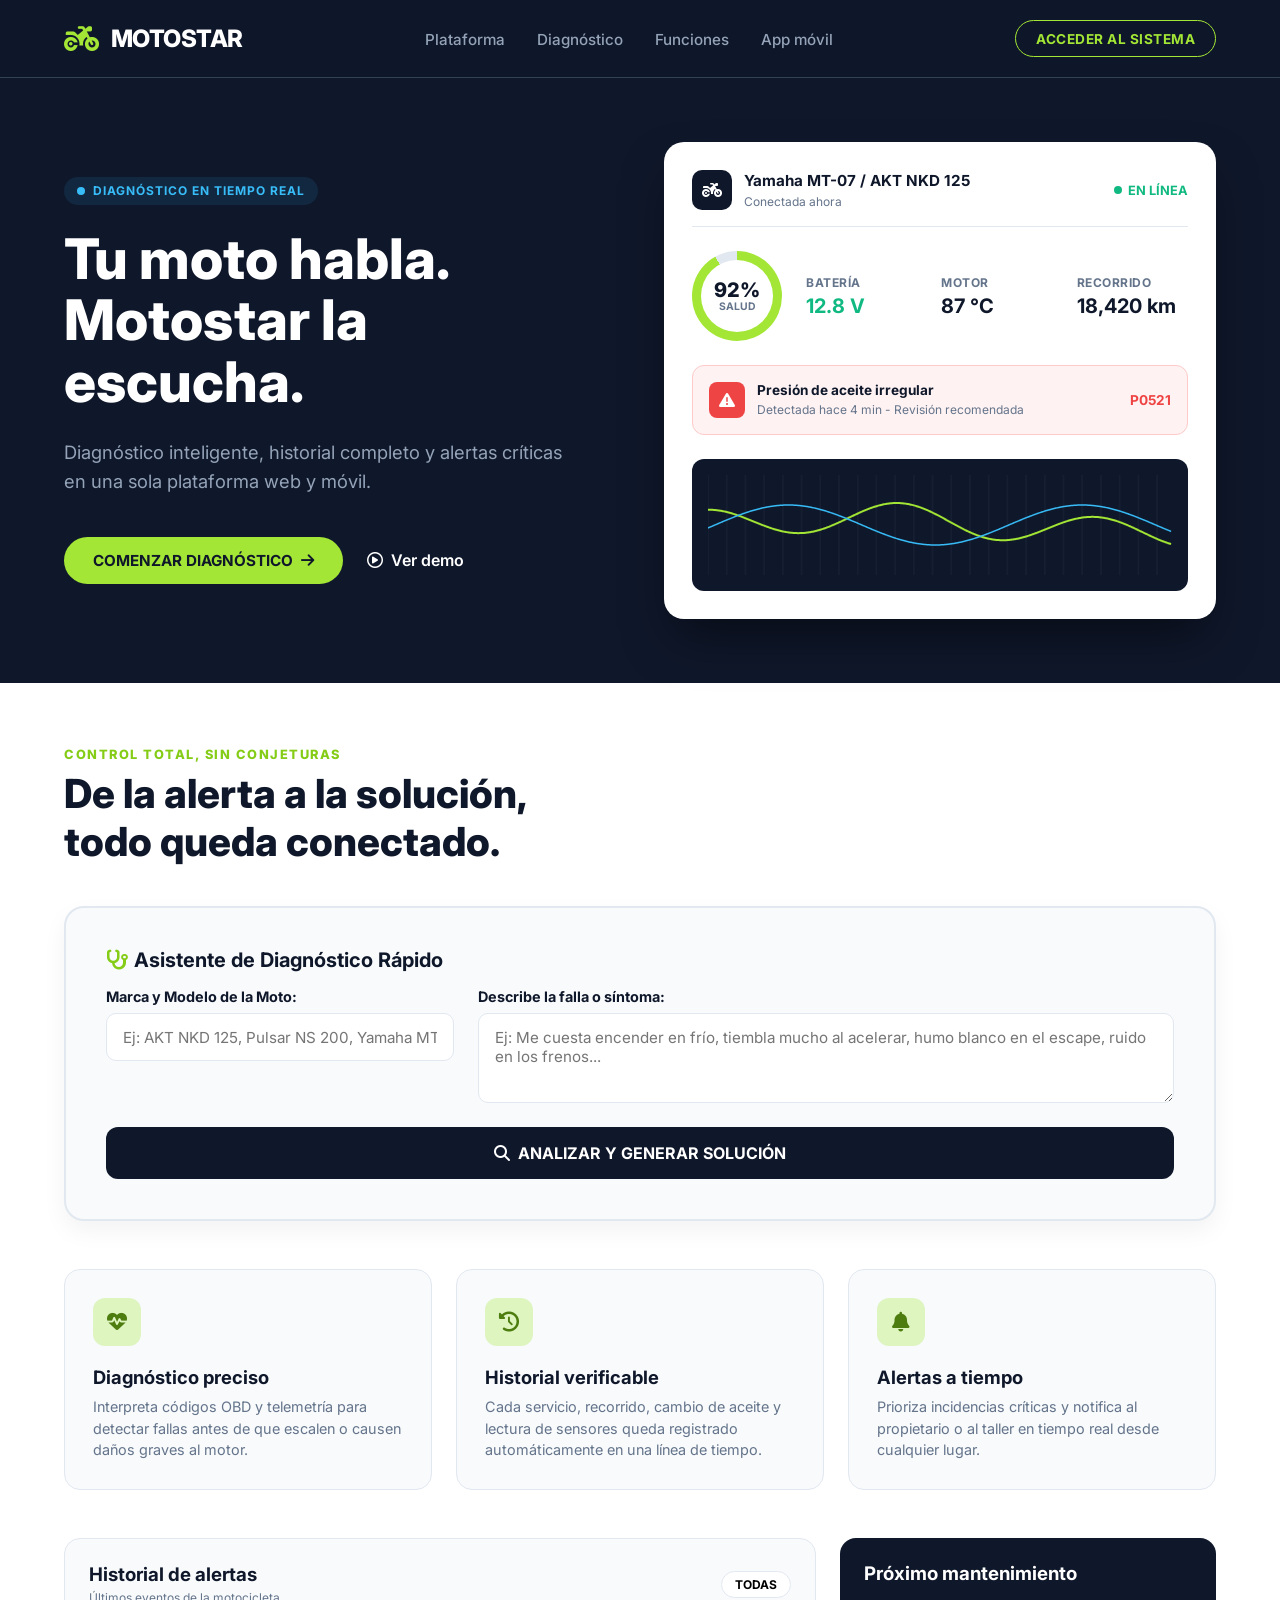
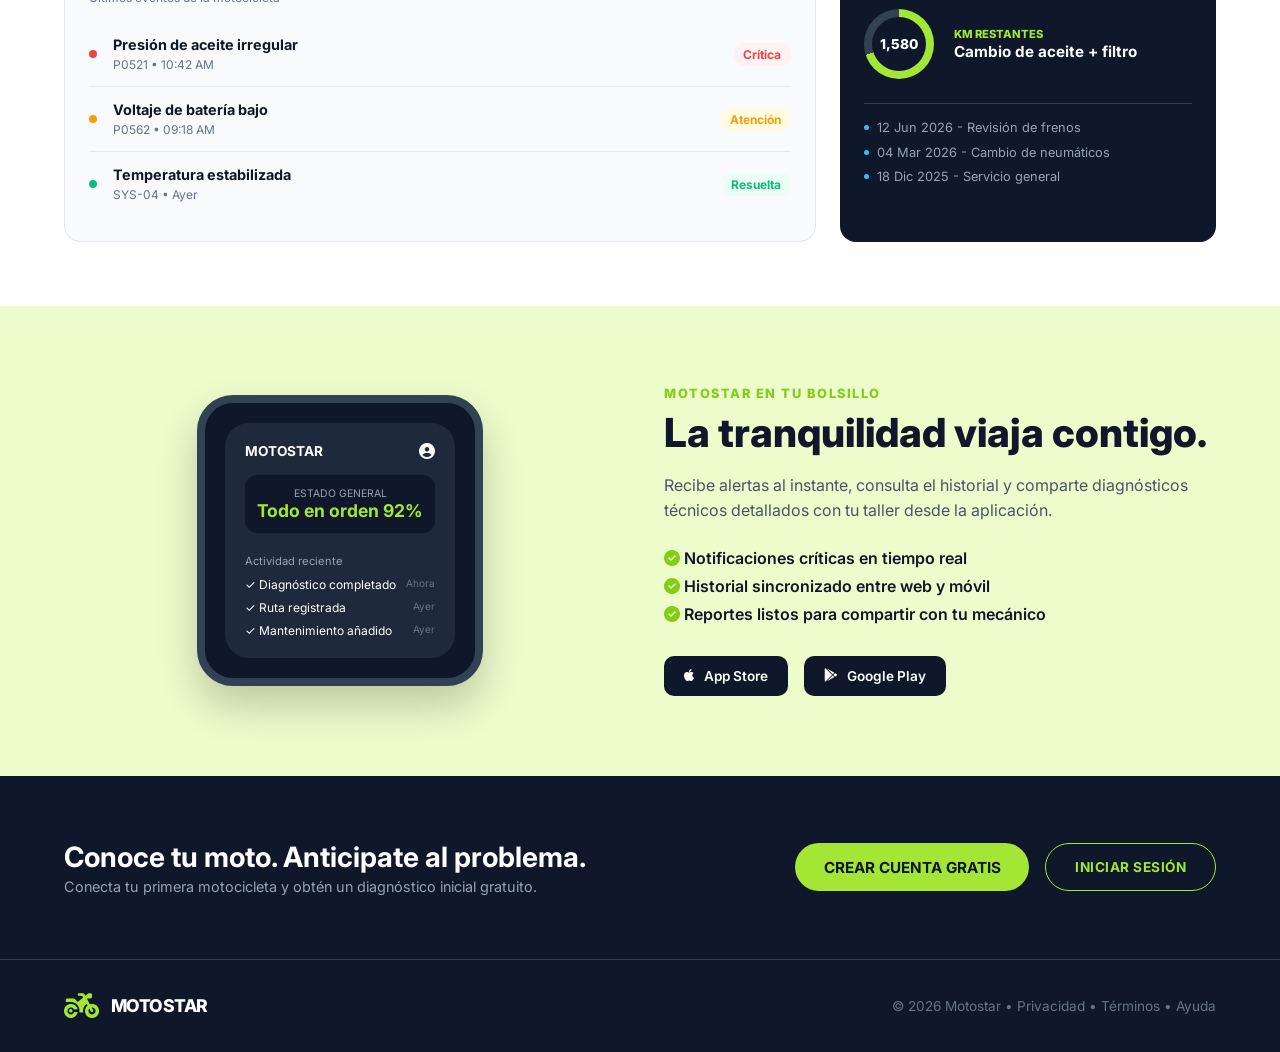
<file: index.html>
<!DOCTYPE html>
<html lang="es">
<head>
    <meta charset="UTF-8">
    <meta name="viewport" content="width=device-width, initial-scale=1.0">
    <title>MOTOSTAR - Diagnóstico y Telemetría de Motocicletas</title>
    <link rel="icon" href="img/logo.svg" type="image/svg+xml">
    <link href="https://fonts.googleapis.com/css2?family=Inter:wght@300;400;500;600;700;800&display=swap" rel="stylesheet">
    <link rel="stylesheet" href="https://cdnjs.cloudflare.com/ajax/libs/font-awesome/6.4.0/css/all.min.css">
    <link rel="stylesheet" href="css/base.css">
    <link rel="stylesheet" href="css/index.css">
</head>
<body>

    <nav class="navbar">
        <a class="logo" href="index.html"><i class="fa-solid fa-motorcycle"></i> MOTOSTAR</a>
        <ul class="nav-links">
            <li><a href="#plataforma">Plataforma</a></li>
            <li><a href="#diagnostico">Diagnóstico</a></li>
            <li><a href="#funciones">Funciones</a></li>
            <li><a href="#app">App móvil</a></li>
        </ul>
        <a class="btn-header" id="btnAcceso" href="login.html">ACCEDER AL SISTEMA</a>
    </nav>

    <section class="hero" id="plataforma">
        <div class="hero-text">
            <span class="badge">Diagnóstico en Tiempo Real</span>
            <h1 class="hero-title">Tu moto habla.<br>Motostar la escucha.</h1>
            <p class="hero-description">Diagnóstico inteligente, historial completo y alertas críticas en una sola plataforma web y móvil.</p>
            <div class="hero-cta">
                <a href="#diagnostico" class="btn-primary">COMENZAR DIAGNÓSTICO <i class="fa-solid fa-arrow-right"></i></a>
                <div class="btn-link" onclick="openModal('Demostración', 'Cargando video interactivo de prueba del sistema Motostar...')">
                    <i class="fa-regular fa-circle-play"></i> Ver demo
                </div>
            </div>
        </div>

        <div class="dashboard-preview">
            <div class="dash-header">
                <div class="moto-info">
                    <div class="moto-icon"><i class="fa-solid fa-motorcycle"></i></div>
                    <div>
                        <strong style="display:block; font-size:.95rem;" id="dashMotoTitle">Yamaha MT-07 / AKT NKD 125</strong>
                        <span style="font-size:.75rem; color:var(--text-muted);">Conectada ahora</span>
                    </div>
                </div>
                <div class="status-tag"><div class="status-dot"></div> EN LÍNEA</div>
            </div>
            <div class="dash-stats">
                <div class="health-ring"><div class="health-ring-inner"><span class="health-value">92%</span><span class="health-label">SALUD</span></div></div>
                <div class="stat-item"><h4>Batería</h4><p style="color:var(--success);">12.8 V</p></div>
                <div class="stat-item"><h4>Motor</h4><p>87 °C</p></div>
                <div class="stat-item"><h4>Recorrido</h4><p>18,420 km</p></div>
            </div>
            <div class="dash-alert-box">
                <div class="alert-details">
                    <div class="alert-icon"><i class="fa-solid fa-triangle-exclamation"></i></div>
                    <div>
                        <strong style="display:block; font-size:.85rem;">Presión de aceite irregular</strong>
                        <span style="font-size:.75rem; color:var(--text-muted);">Detectada hace 4 min - Revisión recomendada</span>
                    </div>
                </div>
                <span class="alert-code">P0521</span>
            </div>
            <div class="telemetry-container"><canvas id="telemetryCanvas"></canvas></div>
        </div>
    </section>

    <section class="diag-section" id="diagnostico">
        <div class="diag-container">
            <div class="diag-header">
                <span class="subtitle">CONTROL TOTAL, SIN CONJETURAS</span>
                <h2 class="section-title">De la alerta a la solución,<br>todo queda conectado.</h2>
            </div>

            <div class="diag-form-card">
                <h3 style="margin-bottom:1rem; font-size:1.25rem;"><i class="fa-solid fa-stethoscope" style="color:#84cc16;"></i> Asistente de Diagnóstico Rápido</h3>
                <div class="form-grid">
                    <div class="form-group">
                        <label for="motoModel">Marca y Modelo de la Moto:</label>
                        <input type="text" id="motoModel" class="form-input" placeholder="Ej: AKT NKD 125, Pulsar NS 200, Yamaha MT-07...">
                    </div>
                    <div class="form-group">
                        <label for="symptomDesc">Describe la falla o síntoma:</label>
                        <textarea id="symptomDesc" class="form-textarea" placeholder="Ej: Me cuesta encender en frío, tiembla mucho al acelerar, humo blanco en el escape, ruido en los frenos..."></textarea>
                    </div>
                </div>
                <button class="btn-analyze" onclick="analizarSintoma()"><i class="fa-solid fa-magnifying-glass"></i> ANALIZAR Y GENERAR SOLUCIÓN</button>

                <div class="diag-result-box" id="diagResultBox">
                    <div class="result-header">
                        <div>
                            <strong id="resMotoName" style="font-size:1.1rem;">Yamaha MT-07</strong>
                            <span style="display:block; font-size:.8rem; color:var(--text-muted);">Diagnóstico generado justo ahora</span>
                        </div>
                        <span class="result-badge" id="resUrgencia">Urgencia: Media</span>
                    </div>
                    <h4 style="color:var(--text-main); margin-bottom:.5rem;" id="resDiagnosticoTitle">Falla Posible Detectada</h4>
                    <p style="color:var(--text-muted); font-size:.95rem; line-height:1.6; margin-bottom:1rem;" id="resDiagnosticoBody">--</p>
                    <div style="background-color:#f8fafc; padding:1rem; border-radius:10px; border-left:4px solid #84cc16;">
                        <strong>Solución recomendada:</strong>
                        <p class="pre-line" style="color:var(--text-muted); font-size:.9rem; margin-top:.25rem;" id="resSolucion">--</p>
                    </div>
                </div>
            </div>

            <div class="features-grid" id="funciones">
                <div class="feature-card">
                    <div class="feature-icon"><i class="fa-solid fa-heart-pulse"></i></div>
                    <h3>Diagnóstico preciso</h3>
                    <p>Interpreta códigos OBD y telemetría para detectar fallas antes de que escalen o causen daños graves al motor.</p>
                </div>
                <div class="feature-card">
                    <div class="feature-icon"><i class="fa-solid fa-clock-rotate-left"></i></div>
                    <h3>Historial verificable</h3>
                    <p>Cada servicio, recorrido, cambio de aceite y lectura de sensores queda registrado automáticamente en una línea de tiempo.</p>
                </div>
                <div class="feature-card">
                    <div class="feature-icon"><i class="fa-solid fa-bell"></i></div>
                    <h3>Alertas a tiempo</h3>
                    <p>Prioriza incidencias críticas y notifica al propietario o al taller en tiempo real desde cualquier lugar.</p>
                </div>
            </div>

            <div class="bottom-grid">
                <div class="history-card">
                    <div class="history-header">
                        <div>
                            <h3>Historial de alertas</h3>
                            <span style="font-size:.75rem; color:var(--text-muted);">Últimos eventos de la motocicleta</span>
                        </div>
                        <button class="btn-filter" id="btnFilter" onclick="toggleFiltroAlertas()">TODAS</button>
                    </div>
                    <div id="alertsContainer">
                        <div class="alert-item" data-type="critical">
                            <div class="alert-item-info"><div class="dot-critical"></div>
                                <div><strong style="font-size:.9rem; display:block;">Presión de aceite irregular</strong><span style="font-size:.75rem; color:var(--text-muted);">P0521 • 10:42 AM</span></div></div>
                            <span class="status-pill pill-critical">Crítica</span>
                        </div>
                        <div class="alert-item" data-type="warning">
                            <div class="alert-item-info"><div class="dot-warning"></div>
                                <div><strong style="font-size:.9rem; display:block;">Voltaje de batería bajo</strong><span style="font-size:.75rem; color:var(--text-muted);">P0562 • 09:18 AM</span></div></div>
                            <span class="status-pill pill-warning">Atención</span>
                        </div>
                        <div class="alert-item" data-type="success">
                            <div class="alert-item-info"><div class="dot-success"></div>
                                <div><strong style="font-size:.9rem; display:block;">Temperatura estabilizada</strong><span style="font-size:.75rem; color:var(--text-muted);">SYS-04 • Ayer</span></div></div>
                            <span class="status-pill pill-success">Resuelta</span>
                        </div>
                    </div>
                </div>

                <div class="maint-card">
                    <h3>Próximo mantenimiento</h3>
                    <div class="maint-ring-box">
                        <div class="maint-ring"><div class="maint-ring-inner">1,580</div></div>
                        <div>
                            <span style="font-size:.7rem; color:var(--accent-lime); font-weight:800; display:block;">KM RESTANTES</span>
                            <strong style="font-size:.95rem;">Cambio de aceite + filtro</strong>
                        </div>
                    </div>
                    <ul class="maint-list">
                        <li>12 Jun 2026 - Revisión de frenos</li>
                        <li>04 Mar 2026 - Cambio de neumáticos</li>
                        <li>18 Dic 2025 - Servicio general</li>
                    </ul>
                </div>
            </div>
        </div>
    </section>

    <section class="mobile-section" id="app">
        <div class="phone-mockup">
            <div class="phone-screen">
                <div style="display:flex; justify-content:space-between; align-items:center; margin-bottom:1rem;">
                    <strong style="font-size:.85rem;">MOTOSTAR</strong><i class="fa-solid fa-user-circle"></i>
                </div>
                <div style="background-color:var(--bg-dark); padding:.75rem; border-radius:12px; text-align:center; margin-bottom:1rem;">
                    <span style="font-size:.65rem; color:#94a3b8; display:block;">ESTADO GENERAL</span>
                    <strong style="font-size:1.1rem; color:var(--accent-lime);">Todo en orden 92%</strong>
                </div>
                <span style="font-size:.7rem; color:#94a3b8;">Actividad reciente</span>
                <div style="font-size:.75rem; margin-top:.5rem; display:flex; flex-direction:column; gap:.5rem;">
                    <div style="display:flex; justify-content:space-between;"><span>✓ Diagnóstico completado</span><small style="color:#64748b;">Ahora</small></div>
                    <div style="display:flex; justify-content:space-between;"><span>✓ Ruta registrada</span><small style="color:#64748b;">Ayer</small></div>
                    <div style="display:flex; justify-content:space-between;"><span>✓ Mantenimiento añadido</span><small style="color:#64748b;">Ayer</small></div>
                </div>
            </div>
        </div>
        <div>
            <span class="subtitle">MOTOSTAR EN TU BOLSILLO</span>
            <h2 class="section-title" style="margin-bottom:1rem;">La tranquilidad viaja contigo.</h2>
            <p style="color:#475569; line-height:1.6; margin-bottom:1.5rem;">Recibe alertas al instante, consulta el historial y comparte diagnósticos técnicos detallados con tu taller desde la aplicación.</p>
            <ul style="list-style:none; margin-bottom:1.5rem; display:flex; flex-direction:column; gap:.5rem; font-weight:600;">
                <li><i class="fa-solid fa-circle-check" style="color:#84cc16;"></i> Notificaciones críticas en tiempo real</li>
                <li><i class="fa-solid fa-circle-check" style="color:#84cc16;"></i> Historial sincronizado entre web y móvil</li>
                <li><i class="fa-solid fa-circle-check" style="color:#84cc16;"></i> Reportes listos para compartir con tu mecánico</li>
            </ul>
            <div class="store-buttons">
                <button class="btn-store" onclick="openModal('Descargar App', 'Redirigiendo a la App Store...')"><i class="fa-brands fa-apple"></i> App Store</button>
                <button class="btn-store" onclick="openModal('Descargar App', 'Redirigiendo a Google Play Store...')"><i class="fa-brands fa-google-play"></i> Google Play</button>
            </div>
        </div>
    </section>

    <div class="footer-cta">
        <div>
            <h2 style="font-size:1.75rem;">Conoce tu moto. Anticipate al problema.</h2>
            <p style="color:#94a3b8; font-size:.9rem; margin-top:.25rem;">Conecta tu primera motocicleta y obtén un diagnóstico inicial gratuito.</p>
        </div>
        <div style="display:flex;gap:1rem;flex-wrap:wrap"><a class="btn-primary" href="register.html">CREAR CUENTA GRATIS</a><a class="btn-header" href="login.html" style="padding:.9rem 1.8rem;border-radius:30px">INICIAR SESIÓN</a></div>
    </div>

    <footer>
        <div class="logo" style="font-size:1.1rem;"><i class="fa-solid fa-motorcycle"></i> MOTOSTAR</div>
        <div>© 2026 Motostar • Privacidad • Términos • Ayuda</div>
    </footer>

    <div class="modal" id="infoModal">
        <div class="modal-content">
            <h3 id="modalTitle" style="margin-bottom:.5rem;">Título</h3>
            <p id="modalBody" style="color:var(--text-muted); font-size:.9rem; margin-bottom:1.5rem;">Mensaje</p>
            <button class="btn-primary" style="width:100%; justify-content:center;" onclick="closeModal()">Entendido</button>
        </div>
    </div>

    <script src="js/auth.js"></script>
    <script src="js/common.js"></script>
    <script src="js/diagnostico.js"></script>
    <script src="js/index.js"></script>
</body>
</html>
</file>
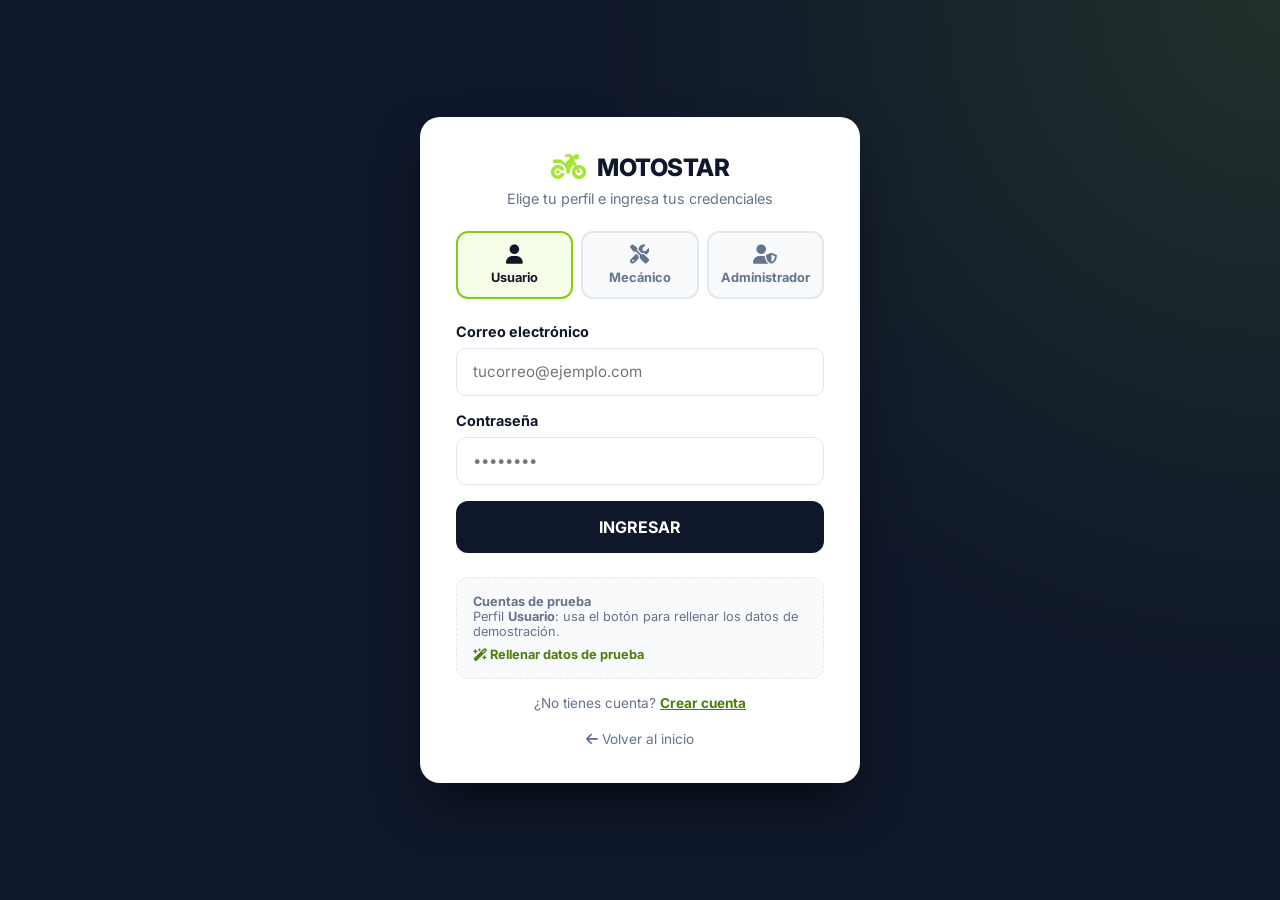
<file: dashboard.html>
<!DOCTYPE html>
<html lang="es">
<head>
    <meta charset="UTF-8">
    <meta name="viewport" content="width=device-width, initial-scale=1.0">
    <title>Panel - MOTOSTAR</title>
    <link rel="icon" href="img/logo.svg" type="image/svg+xml">
    <link href="https://fonts.googleapis.com/css2?family=Inter:wght@400;500;600;700;800&display=swap" rel="stylesheet">
    <link rel="stylesheet" href="https://cdnjs.cloudflare.com/ajax/libs/font-awesome/6.4.0/css/all.min.css">
    <link rel="stylesheet" href="css/base.css">
    <link rel="stylesheet" href="css/dashboard.css">
</head>
<body>
    <div class="app">
        <aside class="sidebar">
            <a class="logo" href="index.html"><i class="fa-solid fa-motorcycle"></i> MOTOSTAR</a>
            <nav class="menu" id="menu"></nav>
            <div class="user-card">
                <strong id="userName">-</strong>
                <span class="role-badge" id="userRole">-</span>
                <button class="btn-logout" onclick="logout()"><i class="fa-solid fa-right-from-bracket"></i> Cerrar sesión</button>
            </div>
        </aside>
        <main class="main" id="view"></main>
    </div>

    <script src="js/auth.js"></script>
    <script src="js/common.js"></script>
    <script src="js/diagnostico.js"></script>
    <script src="js/dashboard.js"></script>
</body>
</html>
</file>
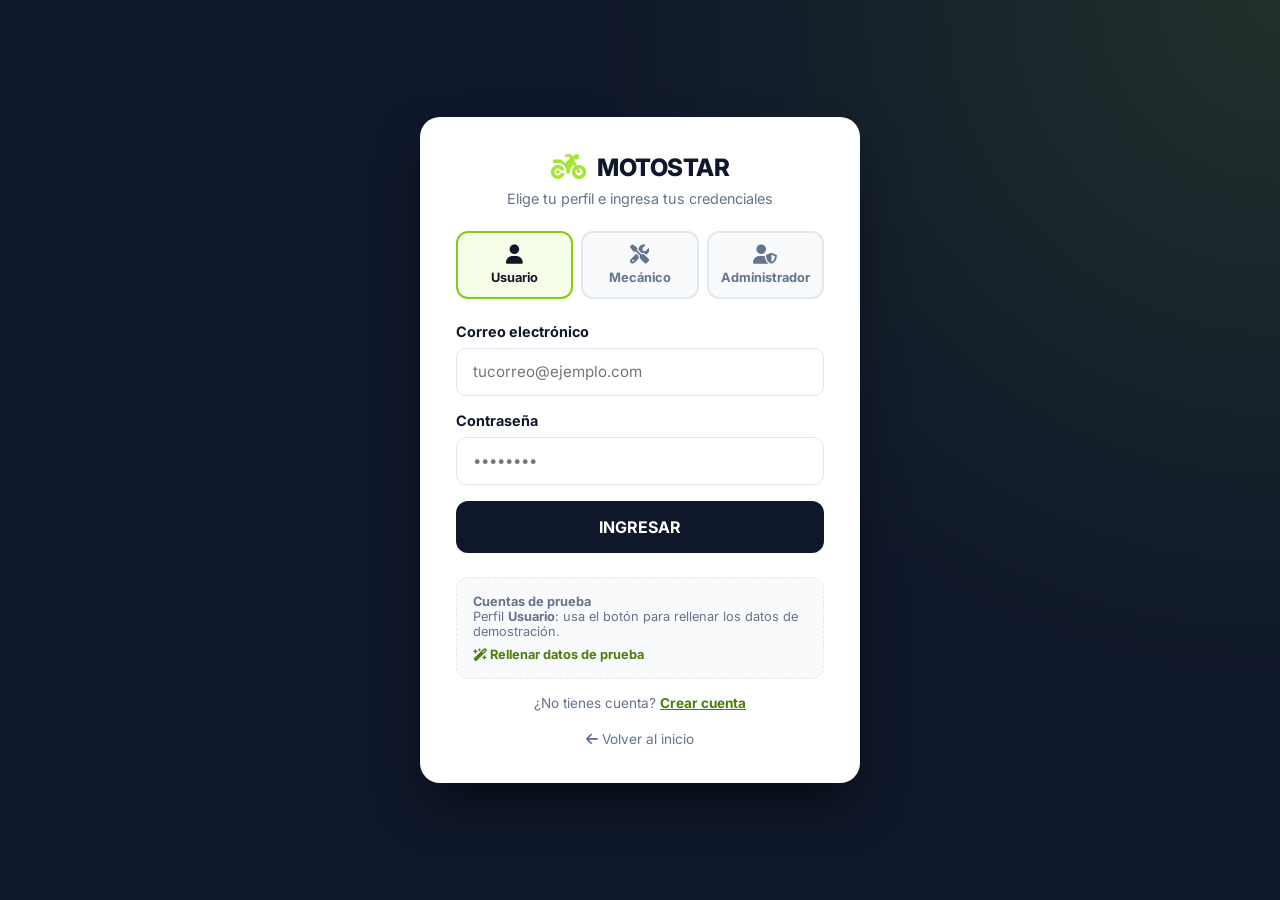
<file: login.html>
<!DOCTYPE html>
<html lang="es">
<head>
    <meta charset="UTF-8">
    <meta name="viewport" content="width=device-width, initial-scale=1.0">
    <title>Iniciar sesión - MOTOSTAR</title>
    <link rel="icon" href="img/logo.svg" type="image/svg+xml">
    <link href="https://fonts.googleapis.com/css2?family=Inter:wght@400;500;600;700;800&display=swap" rel="stylesheet">
    <link rel="stylesheet" href="https://cdnjs.cloudflare.com/ajax/libs/font-awesome/6.4.0/css/all.min.css">
    <link rel="stylesheet" href="css/base.css">
    <link rel="stylesheet" href="css/login.css">
</head>
<body>
    <main class="login-page">
        <div class="login-card">
            <a class="logo" href="index.html"><i class="fa-solid fa-motorcycle"></i> MOTOSTAR</a>
            <p class="login-sub">Elige tu perfil e ingresa tus credenciales</p>

            <div class="role-tabs">
                <button type="button" class="role-tab" data-role="usuario" onclick="seleccionarRol('usuario')"><i class="fa-solid fa-user"></i> Usuario</button>
                <button type="button" class="role-tab" data-role="mecanico" onclick="seleccionarRol('mecanico')"><i class="fa-solid fa-screwdriver-wrench"></i> Mecánico</button>
                <button type="button" class="role-tab" data-role="admin" onclick="seleccionarRol('admin')"><i class="fa-solid fa-user-shield"></i> Administrador</button>
            </div>

            <form id="loginForm" novalidate>
                <div class="login-error" id="loginError"></div>
                <div class="form-group">
                    <label for="email">Correo electrónico</label>
                    <input type="email" id="email" class="form-input" placeholder="tucorreo@ejemplo.com" autocomplete="username" required>
                </div>
                <div class="form-group">
                    <label for="password">Contraseña</label>
                    <input type="password" id="password" class="form-input" placeholder="••••••••" autocomplete="current-password" required>
                </div>
                <button type="submit" class="btn-login">INGRESAR</button>
            </form>

            <div class="demo-box">
                <strong>Cuentas de prueba</strong><br>
                Perfil <b id="demoRol">Usuario</b>: usa el botón para rellenar los datos de demostración.
                <br><button type="button" onclick="llenarDemo()"><i class="fa-solid fa-wand-magic-sparkles"></i> Rellenar datos de prueba</button>
            </div>
            <p class="back-link" style="margin-top:1rem">¿No tienes cuenta? <a href="register.html" style="color:#4d7c0f;font-weight:700">Crear cuenta</a></p>
            <a class="back-link" href="index.html"><i class="fa-solid fa-arrow-left"></i> Volver al inicio</a>
        </div>
    </main>

    <script src="js/auth.js"></script>
    <script src="js/login.js"></script>
</body>
</html>
</file>
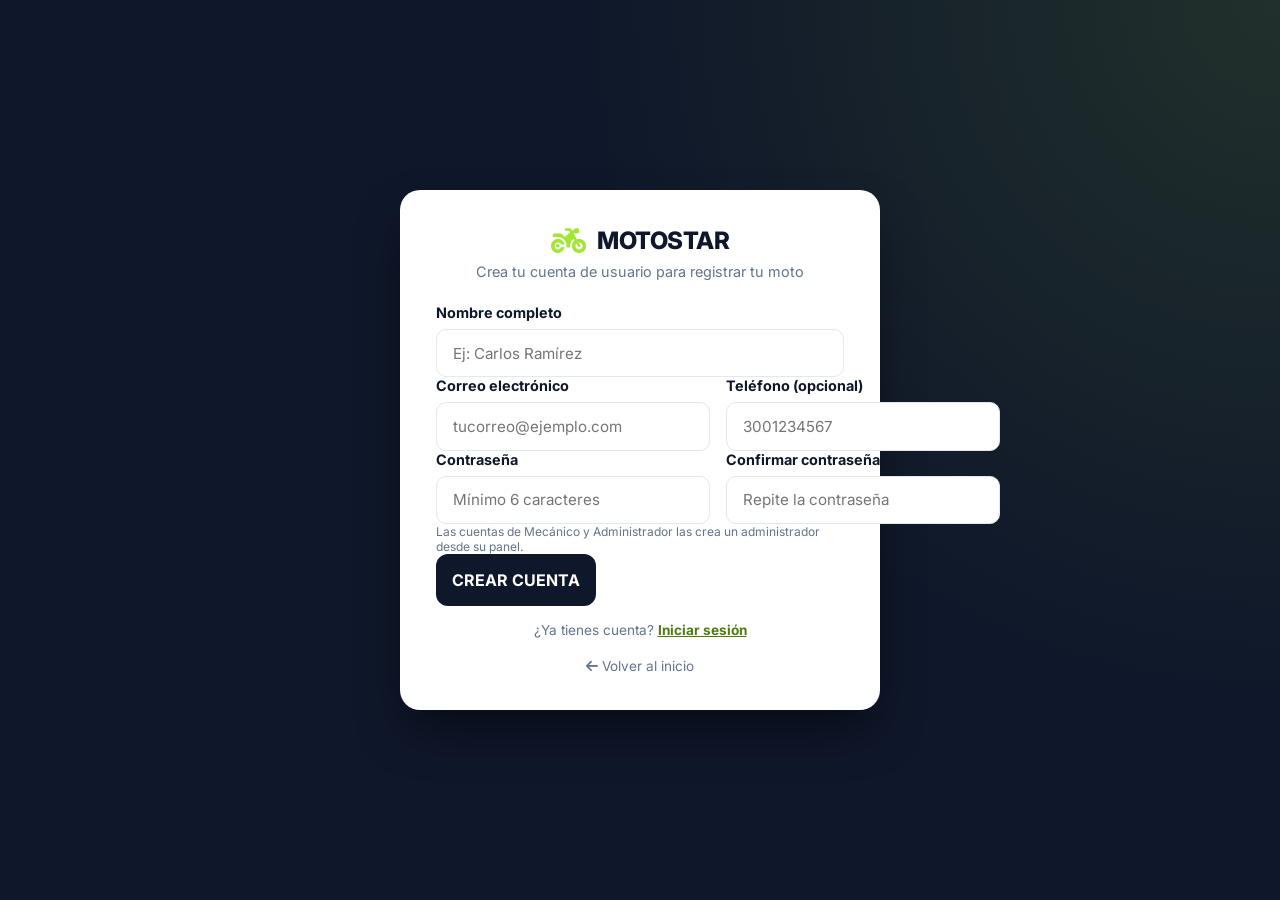
<file: register.html>
<!DOCTYPE html>
<html lang="es">
<head>
    <meta charset="UTF-8">
    <meta name="viewport" content="width=device-width, initial-scale=1.0">
    <title>Crear cuenta - MOTOSTAR</title>
    <link rel="icon" href="img/logo.svg" type="image/svg+xml">
    <link href="https://fonts.googleapis.com/css2?family=Inter:wght@400;500;600;700;800&display=swap" rel="stylesheet">
    <link rel="stylesheet" href="https://cdnjs.cloudflare.com/ajax/libs/font-awesome/6.4.0/css/all.min.css">
    <link rel="stylesheet" href="css/base.css">
    <link rel="stylesheet" href="css/login.css">
</head>
<body>
    <main class="login-page">
        <div class="login-card wide">
            <a class="logo" href="index.html"><i class="fa-solid fa-motorcycle"></i> MOTOSTAR</a>
            <p class="login-sub">Crea tu cuenta de usuario para registrar tu moto</p>

            <form id="registerForm" novalidate>
                <div class="login-error" id="regError"></div>
                <div class="login-ok" id="regOk"></div>
                <div class="form-group">
                    <label for="nombre">Nombre completo</label>
                    <input type="text" id="nombre" class="form-input" placeholder="Ej: Carlos Ramírez" autocomplete="name">
                </div>
                <div class="form-two">
                    <div class="form-group">
                        <label for="email">Correo electrónico</label>
                        <input type="email" id="email" class="form-input" placeholder="tucorreo@ejemplo.com" autocomplete="email">
                    </div>
                    <div class="form-group">
                        <label for="telefono">Teléfono (opcional)</label>
                        <input type="tel" id="telefono" class="form-input" placeholder="3001234567" autocomplete="tel">
                    </div>
                </div>
                <div class="form-two">
                    <div class="form-group">
                        <label for="password">Contraseña</label>
                        <input type="password" id="password" class="form-input" placeholder="Mínimo 6 caracteres" autocomplete="new-password">
                    </div>
                    <div class="form-group">
                        <label for="password2">Confirmar contraseña</label>
                        <input type="password" id="password2" class="form-input" placeholder="Repite la contraseña" autocomplete="new-password">
                    </div>
                </div>
                <p class="hint">Las cuentas de Mecánico y Administrador las crea un administrador desde su panel.</p>
                <button type="submit" class="btn-login">CREAR CUENTA</button>
            </form>

            <p class="back-link" style="margin-top:1rem">¿Ya tienes cuenta? <a href="login.html" style="color:#4d7c0f;font-weight:700">Iniciar sesión</a></p>
            <a class="back-link" href="index.html"><i class="fa-solid fa-arrow-left"></i> Volver al inicio</a>
        </div>
    </main>

    <script src="js/auth.js"></script>
    <script src="js/register.js"></script>
</body>
</html>
</file>
<file: css/base.css>
/* Estilos compartidos por todas las páginas */
:root {
    --bg-dark: #0f172a;
    --bg-card: #1e293b;
    --bg-light: #f8fafc;
    --text-main: #0f172a;
    --text-muted: #64748b;
    --accent-lime: #a3e635;
    --accent-lime-hover: #84cc16;
    --accent-blue: #38bdf8;
    --danger: #ef4444;
    --warning: #f59e0b;
    --success: #10b981;
    --border-dark: #334155;
    --border-light: #e2e8f0;
}
* { box-sizing: border-box; margin: 0; padding: 0; font-family: 'Inter', sans-serif; }
body { background-color: var(--bg-dark); color: #ffffff; overflow-x: hidden; }

.logo { display: flex; align-items: center; gap: .75rem; font-size: 1.5rem; font-weight: 800; letter-spacing: -.5px; color: #fff; text-decoration: none; }
.logo i { color: var(--accent-lime); font-size: 1.75rem; }

/* Navbar */
.navbar { display: flex; justify-content: space-between; align-items: center; padding: 1.25rem 5%; background-color: rgba(15,23,42,.95); border-bottom: 1px solid var(--border-dark); position: sticky; top: 0; z-index: 1000; backdrop-filter: blur(8px); }
.nav-links { display: flex; gap: 2rem; list-style: none; }
.nav-links a { color: #94a3b8; text-decoration: none; font-size: .95rem; font-weight: 500; transition: color .2s; }
.nav-links a:hover { color: #fff; }

/* Botones */
.btn-header { border: 1px solid var(--accent-lime); color: var(--accent-lime); background: transparent; padding: .6rem 1.25rem; border-radius: 20px; font-weight: 700; font-size: .85rem; letter-spacing: .5px; cursor: pointer; transition: all .2s; text-decoration: none; display: inline-block; }
.btn-header:hover { background-color: var(--accent-lime); color: var(--bg-dark); box-shadow: 0 0 15px rgba(163,230,53,.4); }
.btn-primary { background-color: var(--accent-lime); color: var(--bg-dark); border: none; padding: .9rem 1.8rem; border-radius: 30px; font-weight: 700; font-size: .95rem; cursor: pointer; transition: transform .2s, box-shadow .2s; display: inline-flex; align-items: center; gap: .5rem; text-decoration: none; }
.btn-primary:hover { transform: translateY(-2px); box-shadow: 0 10px 20px rgba(163,230,53,.3); background-color: var(--accent-lime-hover); }

/* Formularios */
.form-group { display: flex; flex-direction: column; gap: .5rem; }
.form-group label { font-weight: 700; font-size: .9rem; color: var(--text-main); }
.form-input, .form-textarea { padding: .85rem 1rem; border-radius: 10px; border: 1px solid var(--border-light); font-size: .95rem; outline: none; transition: border-color .2s; background: #fff; color: var(--text-main); }
.form-input:focus, .form-textarea:focus { border-color: #84cc16; box-shadow: 0 0 0 3px rgba(132,204,22,.2); }
.form-textarea { resize: vertical; min-height: 90px; }

/* Pills de estado */
.status-pill { padding: .25rem .6rem; border-radius: 10px; font-size: .75rem; font-weight: 700; display: inline-block; }
.pill-critical { background-color: #fef2f2; color: var(--danger); }
.pill-warning { background-color: #fffbe3; color: var(--warning); }
.pill-success { background-color: #ecfdf5; color: var(--success); }
.pill-info { background-color: #e0f2fe; color: #0284c7; }

/* Modal */
.modal { display: none; position: fixed; inset: 0; background-color: rgba(15,23,42,.8); z-index: 2000; justify-content: center; align-items: center; backdrop-filter: blur(4px); }
.modal-content { background-color: #fff; color: var(--text-main); padding: 2rem; border-radius: 20px; max-width: 450px; width: 90%; text-align: center; }

/* Footer */
footer { background-color: var(--bg-dark); padding: 2rem 5%; display: flex; justify-content: space-between; align-items: center; color: var(--text-muted); font-size: .85rem; }
.pre-line { white-space: pre-line; }
</file>
<file: css/index.css>
/* Página principal (landing) */
.hero { display: grid; grid-template-columns: 1fr 1fr; gap: 3rem; padding: 4rem 5%; align-items: center; max-width: 1400px; margin: 0 auto; }
.hero-text span.badge { display: inline-flex; align-items: center; gap: .5rem; background-color: rgba(56,189,248,.1); color: var(--accent-blue); padding: .4rem .8rem; border-radius: 20px; font-size: .75rem; font-weight: 700; letter-spacing: 1px; margin-bottom: 1.5rem; text-transform: uppercase; }
.hero-text span.badge::before { content: ''; width: 8px; height: 8px; background-color: var(--accent-blue); border-radius: 50%; display: inline-block; }
.hero-title { font-size: 3.5rem; font-weight: 800; line-height: 1.1; margin-bottom: 1.5rem; }
.hero-description { color: #94a3b8; font-size: 1.15rem; line-height: 1.6; margin-bottom: 2.5rem; max-width: 500px; }
.hero-cta { display: flex; gap: 1.5rem; align-items: center; }
.btn-link { color: #fff; text-decoration: none; font-weight: 600; display: flex; align-items: center; gap: .5rem; cursor: pointer; }
.btn-link:hover { color: var(--accent-blue); }

.dashboard-preview { background-color: #fff; color: var(--text-main); border-radius: 20px; padding: 1.75rem; box-shadow: 0 25px 50px -12px rgba(0,0,0,.5); }
.dash-header { display: flex; justify-content: space-between; align-items: center; border-bottom: 1px solid var(--border-light); padding-bottom: 1rem; margin-bottom: 1.5rem; }
.moto-info { display: flex; align-items: center; gap: .75rem; }
.moto-icon { background-color: var(--bg-dark); color: #fff; width: 40px; height: 40px; border-radius: 10px; display: flex; align-items: center; justify-content: center; }
.status-tag { color: var(--success); font-size: .8rem; font-weight: 700; display: flex; align-items: center; gap: .4rem; }
.status-dot { width: 8px; height: 8px; background-color: var(--success); border-radius: 50%; animation: pulse 2s infinite; }
@keyframes pulse { 0%{opacity:1;transform:scale(1)} 50%{opacity:.4;transform:scale(1.2)} 100%{opacity:1;transform:scale(1)} }
.dash-stats { display: grid; grid-template-columns: auto 1fr 1fr 1fr; gap: 1.5rem; align-items: center; margin-bottom: 1.5rem; }
.health-ring { position: relative; width: 90px; height: 90px; border-radius: 50%; background: conic-gradient(var(--accent-lime) 0% 92%, #e2e8f0 92% 100%); display: flex; align-items: center; justify-content: center; }
.health-ring-inner { width: 72px; height: 72px; background: #fff; border-radius: 50%; display: flex; flex-direction: column; align-items: center; justify-content: center; }
.health-value { font-size: 1.25rem; font-weight: 800; line-height: 1; }
.health-label { font-size: .65rem; color: var(--text-muted); font-weight: 700; }
.stat-item h4 { font-size: .75rem; color: var(--text-muted); text-transform: uppercase; letter-spacing: .5px; margin-bottom: .25rem; }
.stat-item p { font-size: 1.25rem; font-weight: 700; color: var(--text-main); }
.dash-alert-box { background-color: #fef2f2; border: 1px solid #fecaca; border-radius: 12px; padding: 1rem; display: flex; align-items: center; justify-content: space-between; margin-bottom: 1.5rem; }
.alert-details { display: flex; align-items: center; gap: .75rem; }
.alert-icon { background-color: var(--danger); color: #fff; width: 36px; height: 36px; border-radius: 8px; display: flex; align-items: center; justify-content: center; }
.alert-code { color: var(--danger); font-weight: 700; font-size: .85rem; }
.telemetry-container { background-color: #0f172a; border-radius: 12px; padding: 1rem; position: relative; overflow: hidden; }
canvas#telemetryCanvas { width: 100%; height: 100px; display: block; }

.diag-section { background-color: #fff; color: var(--text-main); padding: 4rem 5%; }
.diag-container { max-width: 1200px; margin: 0 auto; }
.diag-header { margin-bottom: 2.5rem; }
.subtitle { color: #84cc16; font-size: .8rem; font-weight: 800; letter-spacing: 1.5px; text-transform: uppercase; margin-bottom: .5rem; display: block; }
.section-title { font-size: 2.5rem; font-weight: 800; line-height: 1.2; color: var(--text-main); }
.diag-form-card { background-color: var(--bg-light); border: 2px solid var(--border-light); border-radius: 20px; padding: 2.5rem; box-shadow: 0 10px 25px rgba(0,0,0,.05); margin-bottom: 3rem; }
.form-grid { display: grid; grid-template-columns: 1fr 2fr; gap: 1.5rem; margin-bottom: 1.5rem; }
.btn-analyze { background-color: var(--bg-dark); color: #fff; border: none; padding: 1rem 2rem; border-radius: 12px; font-weight: 700; font-size: 1rem; cursor: pointer; width: 100%; transition: background-color .2s; display: flex; align-items: center; justify-content: center; gap: .5rem; }
.btn-analyze:hover { background-color: #1e293b; }
.diag-result-box { display: none; background-color: #fff; border: 2px solid var(--accent-lime); border-radius: 16px; padding: 1.75rem; margin-top: 1.5rem; animation: fadeIn .4s ease-in-out; }
@keyframes fadeIn { from{opacity:0;transform:translateY(10px)} to{opacity:1;transform:translateY(0)} }
.result-header { display: flex; justify-content: space-between; align-items: center; border-bottom: 1px solid var(--border-light); padding-bottom: 1rem; margin-bottom: 1rem; }
.result-badge { background-color: rgba(163,230,53,.2); color: #4d7c0f; padding: .4rem .8rem; border-radius: 20px; font-weight: 700; font-size: .8rem; }

.features-grid { display: grid; grid-template-columns: repeat(3,1fr); gap: 1.5rem; margin-bottom: 3rem; }
.feature-card { background-color: var(--bg-light); border: 1px solid var(--border-light); border-radius: 16px; padding: 1.75rem; transition: transform .2s; }
.feature-card:hover { transform: translateY(-4px); border-color: #cbd5e1; }
.feature-icon { background-color: rgba(163,230,53,.3); color: #4d7c0f; width: 48px; height: 48px; border-radius: 12px; display: flex; align-items: center; justify-content: center; font-size: 1.25rem; margin-bottom: 1.25rem; }
.feature-card h3 { font-size: 1.15rem; margin-bottom: .5rem; }
.feature-card p { color: var(--text-muted); font-size: .9rem; line-height: 1.5; }

.bottom-grid { display: grid; grid-template-columns: 2fr 1fr; gap: 1.5rem; }
.history-card { background-color: var(--bg-light); border: 1px solid var(--border-light); border-radius: 16px; padding: 1.5rem; }
.history-header { display: flex; justify-content: space-between; align-items: center; margin-bottom: 1rem; }
.btn-filter { border: 1px solid var(--border-light); background: #fff; padding: .3rem .8rem; border-radius: 15px; font-size: .75rem; font-weight: 700; cursor: pointer; }
.alert-item { display: flex; align-items: center; justify-content: space-between; padding: .85rem 0; border-bottom: 1px solid var(--border-light); }
.alert-item:last-child { border-bottom: none; }
.alert-item-info { display: flex; align-items: center; gap: 1rem; }
.dot-critical, .dot-warning, .dot-success { width: 8px; height: 8px; border-radius: 50%; }
.dot-critical { background-color: var(--danger); } .dot-warning { background-color: var(--warning); } .dot-success { background-color: var(--success); }
.maint-card { background-color: var(--bg-dark); color: #fff; border-radius: 16px; padding: 1.5rem; }
.maint-ring-box { display: flex; align-items: center; gap: 1.25rem; margin: 1.5rem 0; }
.maint-ring { width: 70px; height: 70px; border-radius: 50%; background: conic-gradient(var(--accent-lime) 0% 70%, var(--border-dark) 70% 100%); display: flex; align-items: center; justify-content: center; }
.maint-ring-inner { width: 54px; height: 54px; background: var(--bg-dark); border-radius: 50%; display: flex; align-items: center; justify-content: center; font-weight: 800; font-size: .85rem; }
.maint-list { list-style: none; border-top: 1px solid var(--border-dark); padding-top: 1rem; }
.maint-list li { font-size: .8rem; color: #94a3b8; margin-bottom: .6rem; display: flex; align-items: center; gap: .5rem; }
.maint-list li::before { content: ''; width: 5px; height: 5px; background-color: var(--accent-blue); border-radius: 50%; }

.mobile-section { background-color: #ecfccb; color: var(--text-main); padding: 5rem 5%; display: grid; grid-template-columns: 1fr 1fr; gap: 3rem; align-items: center; }
.phone-mockup { background-color: #0f172a; border: 8px solid #334155; border-radius: 36px; padding: 1.25rem; max-width: 300px; margin: 0 auto; box-shadow: 0 20px 40px rgba(0,0,0,.2); color: #fff; }
.phone-screen { background-color: #1e293b; border-radius: 24px; padding: 1.25rem; }
.store-buttons { display: flex; gap: 1rem; margin-top: 2rem; }
.btn-store { background-color: var(--bg-dark); color: #fff; border: none; padding: .75rem 1.25rem; border-radius: 10px; font-weight: 600; font-size: .85rem; display: flex; align-items: center; gap: .6rem; cursor: pointer; }
.footer-cta { background-color: var(--bg-dark); padding: 4rem 5%; display: flex; justify-content: space-between; align-items: center; border-bottom: 1px solid var(--border-dark); }

@media (max-width: 992px) {
    .hero, .bottom-grid, .mobile-section, .form-grid, .features-grid { grid-template-columns: 1fr; }
    .nav-links { display: none; }
    .hero-title { font-size: 2.5rem; }
    .footer-cta { flex-direction: column; gap: 1.5rem; text-align: center; }
}
</file>
<file: css/dashboard.css>
.app { display: grid; grid-template-columns: 250px 1fr; min-height: 100vh; }
.sidebar { background: var(--bg-card); border-right: 1px solid var(--border-dark); padding: 1.5rem 1rem; display: flex; flex-direction: column; gap: 1.5rem; position: sticky; top: 0; height: 100vh; }
.sidebar .logo { font-size: 1.25rem; padding: 0 .5rem; }
.menu { display: flex; flex-direction: column; gap: .35rem; flex: 1; }
.menu button { background: none; border: none; color: #94a3b8; text-align: left; padding: .8rem 1rem; border-radius: 10px; cursor: pointer; font-weight: 600; font-size: .9rem; display: flex; align-items: center; gap: .75rem; transition: all .2s; }
.menu button:hover { color: #fff; background: rgba(255,255,255,.05); }
.menu button.active { background: rgba(163,230,53,.12); color: var(--accent-lime); }
.user-card { border-top: 1px solid var(--border-dark); padding-top: 1rem; font-size: .85rem; }
.user-card strong { display: block; }
.role-badge { display: inline-block; margin-top: .35rem; background: rgba(163,230,53,.15); color: var(--accent-lime); padding: .2rem .6rem; border-radius: 10px; font-size: .7rem; font-weight: 800; text-transform: uppercase; letter-spacing: .5px; }
.btn-logout { margin-top: .75rem; width: 100%; background: transparent; border: 1px solid var(--border-dark); color: #94a3b8; padding: .6rem; border-radius: 10px; cursor: pointer; font-weight: 600; }
.btn-logout:hover { color: #fff; border-color: var(--danger); }

.main { background: var(--bg-light); color: var(--text-main); padding: 2rem 3%; overflow-x: auto; }
.main h1 { font-size: 1.75rem; margin-bottom: .25rem; }
.main .lead { color: var(--text-muted); margin-bottom: 1.75rem; }
.cards { display: grid; grid-template-columns: repeat(auto-fit, minmax(190px, 1fr)); gap: 1rem; margin-bottom: 1.5rem; }
.card { background: #fff; border: 1px solid var(--border-light); border-radius: 16px; padding: 1.25rem; }
.card h4 { font-size: .75rem; color: var(--text-muted); text-transform: uppercase; letter-spacing: .5px; margin-bottom: .4rem; }
.card .big { font-size: 1.75rem; font-weight: 800; }
.panel { background: #fff; border: 1px solid var(--border-light); border-radius: 16px; padding: 1.5rem; margin-bottom: 1.5rem; }
.panel h3 { margin-bottom: 1rem; }
table { width: 100%; border-collapse: collapse; font-size: .9rem; }
th { text-align: left; font-size: .75rem; text-transform: uppercase; letter-spacing: .5px; color: var(--text-muted); padding: .6rem .5rem; border-bottom: 2px solid var(--border-light); }
td { padding: .8rem .5rem; border-bottom: 1px solid var(--border-light); }
tr:last-child td { border-bottom: none; }
.row-form { display: grid; grid-template-columns: repeat(auto-fit, minmax(180px, 1fr)); gap: 1rem; margin-bottom: 1rem; }
.btn-dark { background: var(--bg-dark); color: #fff; border: none; border-radius: 10px; padding: .75rem 1.25rem; font-weight: 700; cursor: pointer; }
.btn-dark:hover { background: #1e293b; }
.btn-sm { border: 1px solid var(--border-light); background: #fff; border-radius: 10px; padding: .35rem .8rem; font-weight: 700; font-size: .75rem; cursor: pointer; }
.btn-sm:hover { border-color: var(--accent-lime-hover); }
.bar-row { display: flex; align-items: center; gap: .75rem; margin-bottom: .75rem; font-size: .85rem; }
.bar-row span:first-child { width: 150px; }
.bar { flex: 1; background: var(--border-light); border-radius: 8px; height: 12px; overflow: hidden; }
.bar > div { background: var(--accent-lime-hover); height: 100%; }
.result { display: none; border: 2px solid var(--accent-lime); border-radius: 14px; padding: 1.25rem; margin-top: 1rem; }
.low-stock { color: var(--danger); font-weight: 700; }

@media (max-width: 800px) {
    .app { grid-template-columns: 1fr; }
    .sidebar { position: static; height: auto; }
    .menu { flex-direction: row; flex-wrap: wrap; }
}
</file>
<file: css/login.css>
.login-page { min-height: 100vh; display: flex; align-items: center; justify-content: center; padding: 2rem 5%; background: radial-gradient(circle at top right, rgba(163,230,53,.12), transparent 45%), var(--bg-dark); }
.login-card { background: #fff; color: var(--text-main); width: 100%; max-width: 440px; border-radius: 20px; padding: 2.25rem; box-shadow: 0 25px 50px -12px rgba(0,0,0,.6); }
.login-card .logo { color: var(--text-main); justify-content: center; margin-bottom: .5rem; }
.login-sub { text-align: center; color: var(--text-muted); font-size: .9rem; margin-bottom: 1.5rem; }
.role-tabs { display: grid; grid-template-columns: repeat(3,1fr); gap: .5rem; margin-bottom: 1.5rem; }
.role-tab { border: 2px solid var(--border-light); background: var(--bg-light); border-radius: 12px; padding: .75rem .25rem; cursor: pointer; font-weight: 700; font-size: .8rem; color: var(--text-muted); display: flex; flex-direction: column; align-items: center; gap: .35rem; transition: all .2s; }
.role-tab i { font-size: 1.2rem; }
.role-tab:hover { border-color: #cbd5e1; }
.role-tab.active { border-color: var(--accent-lime-hover); background: #f7fee7; color: var(--text-main); }
#loginForm { display: flex; flex-direction: column; gap: 1rem; }
.btn-login { background: var(--bg-dark); color: #fff; border: none; border-radius: 12px; padding: 1rem; font-weight: 700; font-size: 1rem; cursor: pointer; transition: background .2s; }
.btn-login:hover { background: #1e293b; }
.login-error { display: none; background: #fef2f2; border: 1px solid #fecaca; color: var(--danger); padding: .75rem 1rem; border-radius: 10px; font-size: .85rem; font-weight: 600; }
.demo-box { margin-top: 1.5rem; padding: 1rem; background: var(--bg-light); border: 1px dashed var(--border-light); border-radius: 12px; font-size: .8rem; color: var(--text-muted); }
.demo-box button { margin-top: .5rem; background: none; border: none; color: #4d7c0f; font-weight: 700; cursor: pointer; font-size: .8rem; }
.back-link { display: block; text-align: center; margin-top: 1.25rem; color: var(--text-muted); text-decoration: none; font-size: .85rem; }
.back-link:hover { color: var(--text-main); }

/* Registro */
.login-card.wide { max-width: 480px; }
.form-two { display: grid; grid-template-columns: 1fr 1fr; gap: 1rem; }
.login-ok { display: none; background: #ecfdf5; border: 1px solid #a7f3d0; color: var(--success); padding: .75rem 1rem; border-radius: 10px; font-size: .85rem; font-weight: 600; }
.hint { font-size: .75rem; color: var(--text-muted); }
@media (max-width: 500px) { .form-two { grid-template-columns: 1fr; } }
</file>
